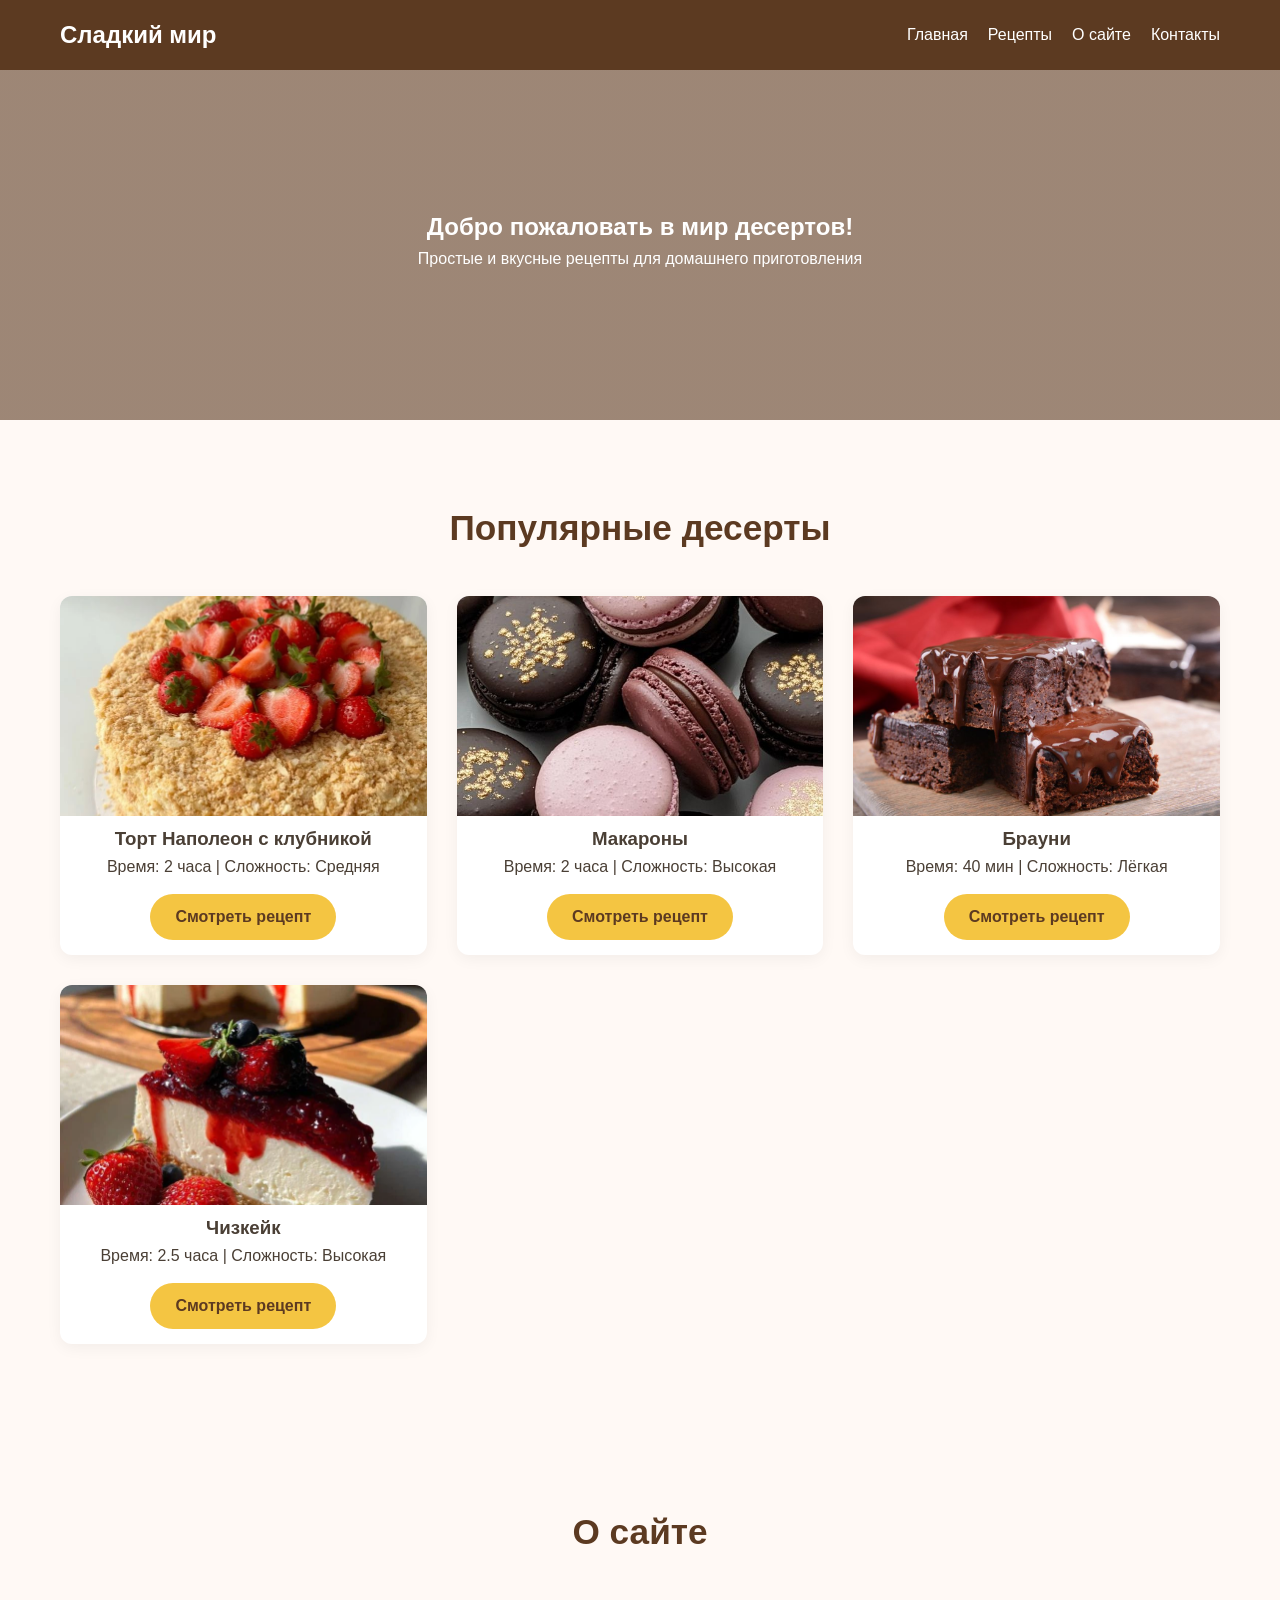
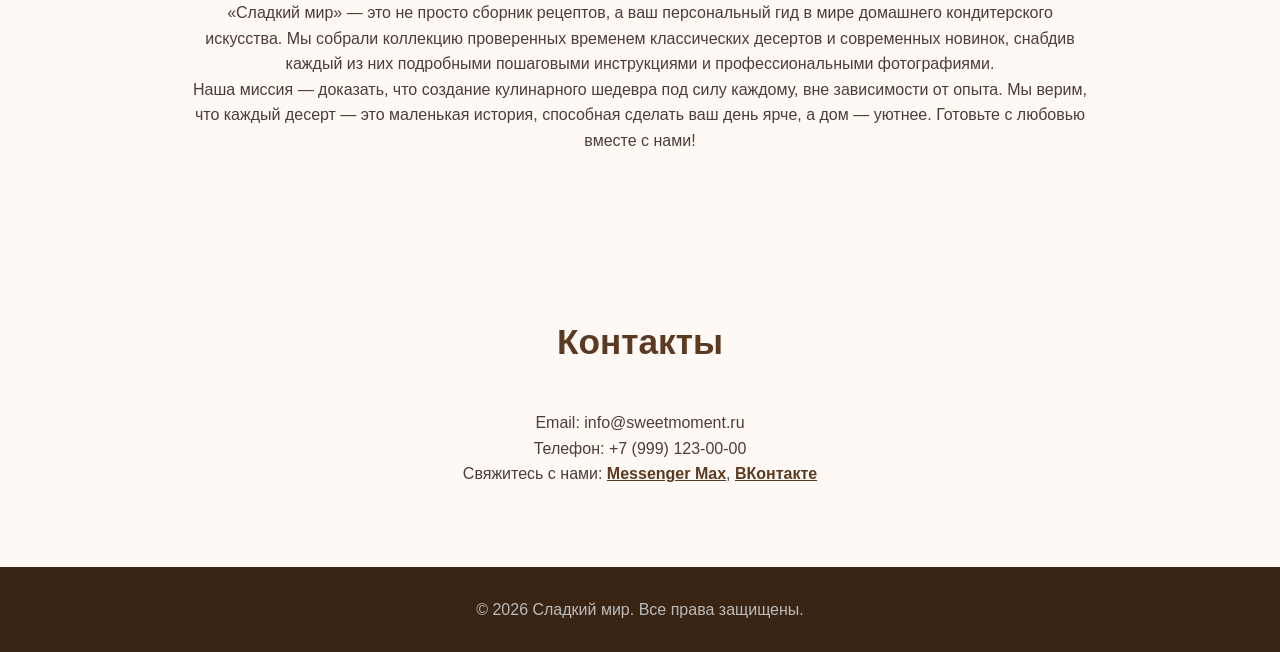
<file: index.html>
<!DOCTYPE html>
<html lang="ru">
<head>
    <meta charset="UTF-8">
    <meta name="viewport" content="width=device-width, initial-scale=1.0">
    <title>Сладкий мир — рецепты десертов</title>
    <link rel="stylesheet" href="style.css">
</head>
<body>
    <header>
        <nav>
            <div class="logo">Сладкий мир</div>
            <ul class="nav-menu">
                <li><a href="index.html#home">Главная</a></li>
                <li><a href="index.html#recipes">Рецепты</a></li>
                <li><a href="index.html#about">О сайте</a></li>
                <li><a href="index.html#contacts">Контакты</a></li>
            </ul>
        </nav>
    </header>

    <section id="home" class="hero">
        <div class="hero-content">
            <h1>Добро пожаловать в мир десертов!</h1>
            <p>Простые и вкусные рецепты для домашнего приготовления</p>
        </div>
    </section>

    <section id="recipes" class="recipes-section">
        <h2>Популярные десерты</h2>
        <div class="recipe-grid">
            <div class="recipe-card">
                <img src="napoleon.webp" alt="Торт Наполеон с клубникой">
                <h3>Торт Наполеон с клубникой</h3>
                <p>Время: 2 часа | Сложность: Средняя</p>
                <a href="napoleon.html" class="btn">Смотреть рецепт</a>
            </div>
            <div class="recipe-card">
                <img src="macarons.jpg" alt="Макароны">
                <h3>Макароны</h3>
                <p>Время: 2 часа | Сложность: Высокая</p>
                <a href="macarons.html" class="btn">Смотреть рецепт</a>
            </div>
            <div class="recipe-card">
                <img src="brownie.jpg" alt="Брауни">
                <h3>Брауни</h3>
                <p>Время: 40 мин | Сложность: Лёгкая</p>
                <a href="brownie.html" class="btn">Смотреть рецепт</a>
            </div>
            <div class="recipe-card">
                <img src="cheesecake.webp" alt="Чизкейк">
                <h3>Чизкейк</h3>
                <p>Время: 2.5 часа | Сложность: Высокая</p>
                <a href="cheesecake.html" class="btn">Смотреть рецепт</a>
            </div>
        </div>
    </section>

    <section id="about" class="about-section">
        <div class="about-content">
            <h2>О сайте</h2>
            <p>«Сладкий мир» — это не просто сборник рецептов, а ваш персональный гид в мире домашнего кондитерского искусства. Мы собрали коллекцию проверенных временем классических десертов и современных новинок, снабдив каждый из них подробными пошаговыми инструкциями и профессиональными фотографиями.</p>
            <p>Наша миссия — доказать, что создание кулинарного шедевра под силу каждому, вне зависимости от опыта. Мы верим, что каждый десерт — это маленькая история, способная сделать ваш день ярче, а дом — уютнее. Готовьте с любовью вместе с нами!</p>
        </div>
    </section>

    <section id="contacts" class="contacts-section">
        <h2>Контакты</h2>
        <p>Email: info@sweetmoment.ru</p>
        <p>Телефон: +7 (999) 123-00-00</p>
        <p>Свяжитесь с нами: 
            <a href="https://max.ru/" target="_blank" rel="noopener noreferrer">Messenger Max</a>, 
            <a href="https://vk.com" target="_blank" rel="noopener noreferrer">ВКонтакте</a>
        </p>
    </section>

    <footer>
        <p>&copy; 2026 Сладкий мир. Все права защищены.</p>
    </footer>
</body>
</html>
</file>
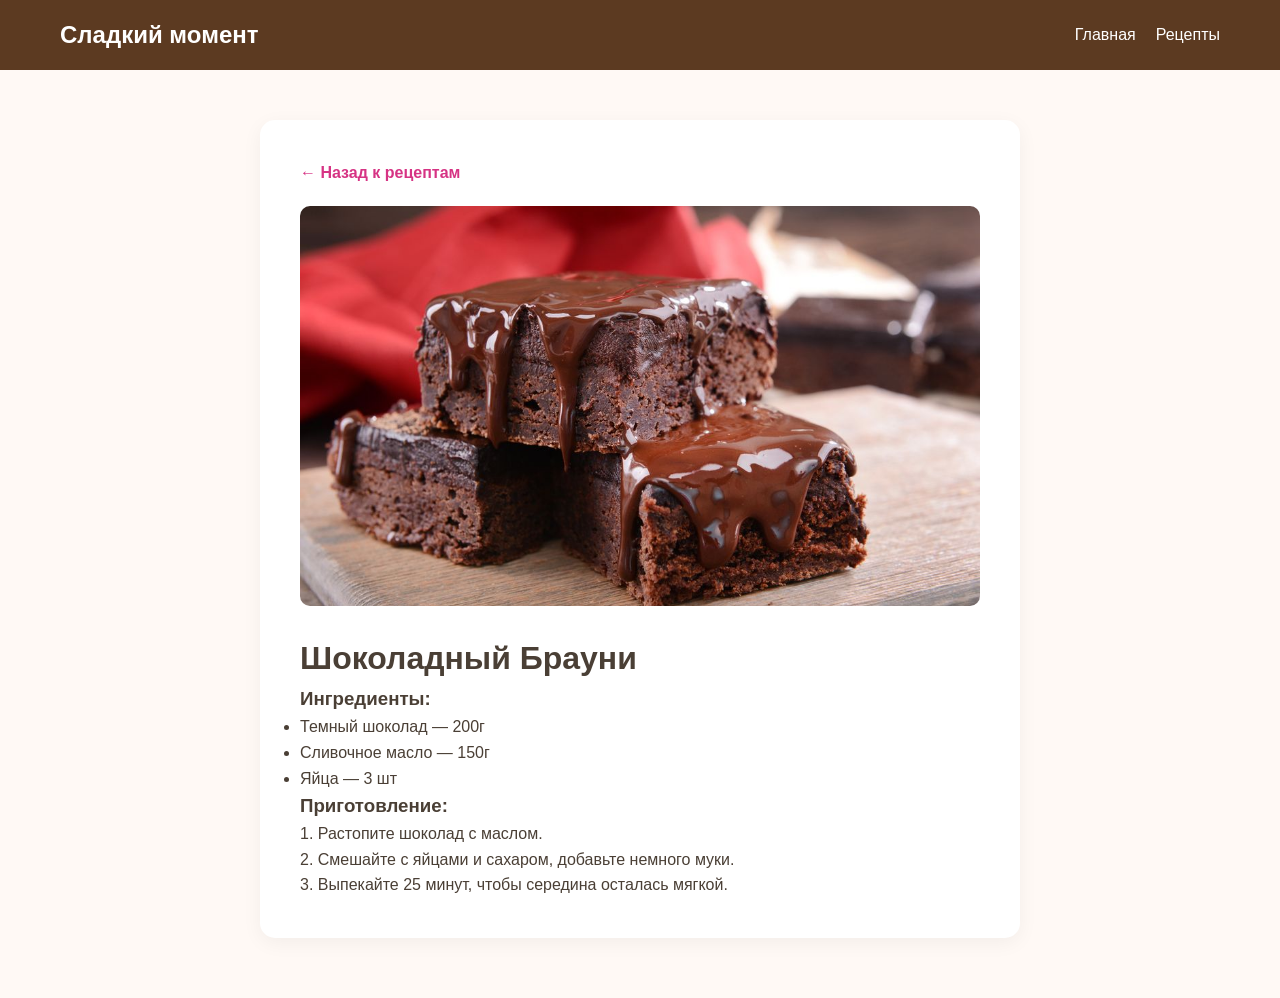
<file: brownie.html>
<!DOCTYPE html>
<html lang="ru">
<head>
    <meta charset="UTF-8">
    <meta name="viewport" content="width=device-width, initial-scale=1.0">
    <title>Шоколадный Брауни - Рецепт</title>
    <link rel="stylesheet" href="style.css">
</head>
<body>
    <header>
        <nav>
            <div class="logo">Сладкий момент</div>
            <ul class="nav-menu">
                <li><a href="index.html#home">Главная</a></li>
                <li><a href="index.html#recipes">Рецепты</a></li>
            </ul>
        </nav>
    </header>

    <div class="recipe-page">
        <div class="recipe-box">
            <a href="index.html#recipes" class="back-link">← Назад к рецептам</a>
            <img src="brownie.jpg" alt="Брауни">
            <h1 style="margin-top: 20px;">Шоколадный Брауни</h1>
            <h3>Ингредиенты:</h3>
            <ul>
                <li>Темный шоколад — 200г</li>
                <li>Сливочное масло — 150г</li>
                <li>Яйца — 3 шт</li>
            </ul>
            <h3>Приготовление:</h3>
            <p>1. Растопите шоколад с маслом.</p>
            <p>2. Смешайте с яйцами и сахаром, добавьте немного муки.</p>
            <p>3. Выпекайте 25 минут, чтобы середина осталась мягкой.</p>
        </div>
    </div>
</body>
</html>
</file>
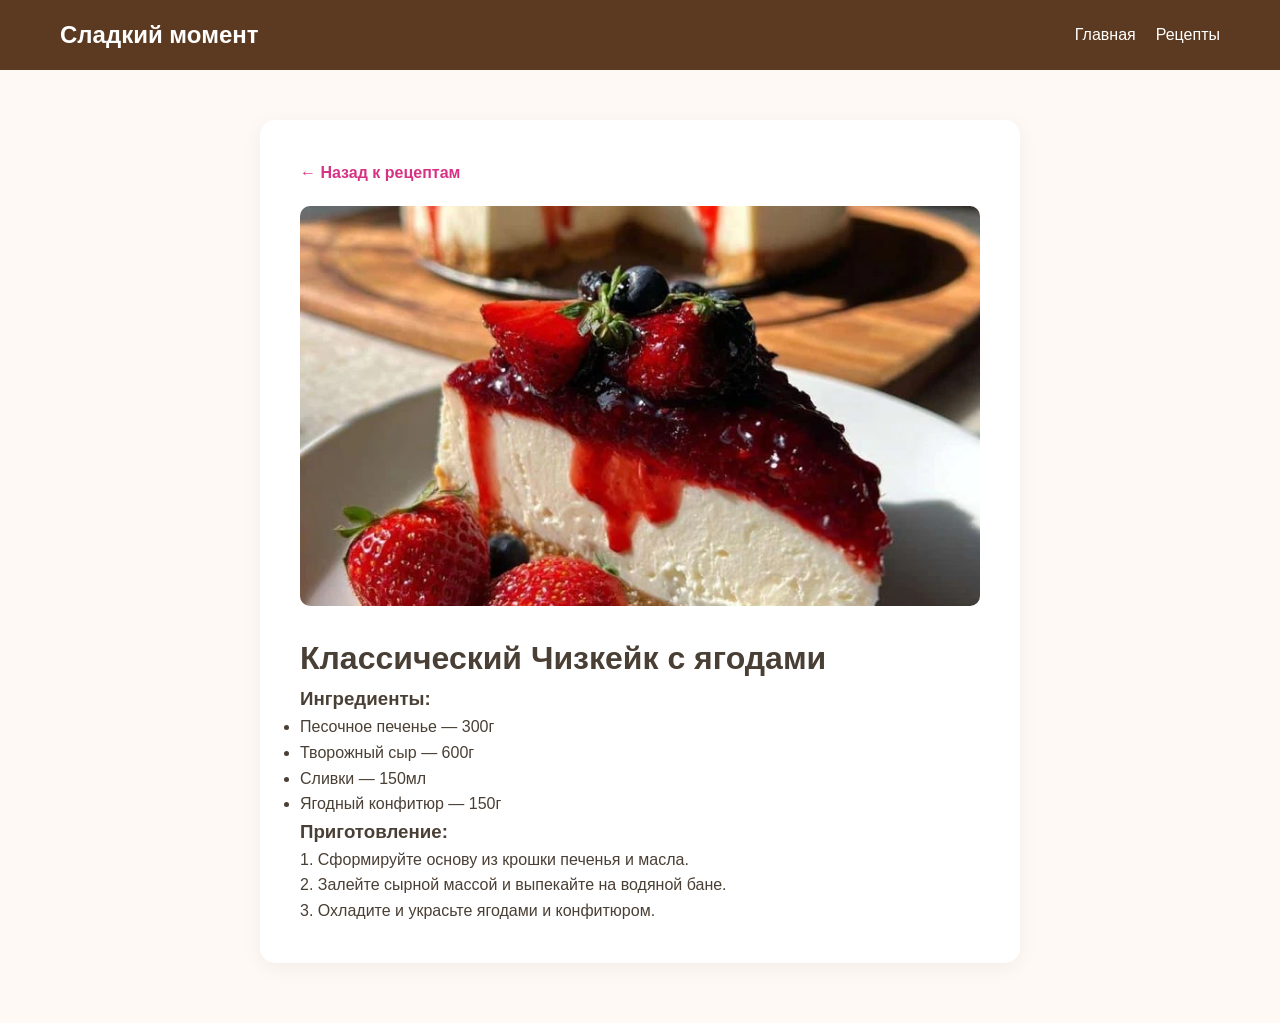
<file: cheesecake.html>
<!DOCTYPE html>
<html lang="ru">
<head>
    <meta charset="UTF-8">
    <meta name="viewport" content="width=device-width, initial-scale=1.0">
    <title>Классический Чизкейк - Рецепт</title>
    <link rel="stylesheet" href="style.css">
</head>
<body>
    <header>
        <nav>
            <div class="logo">Сладкий момент</div>
            <ul class="nav-menu">
                <li><a href="index.html#home">Главная</a></li>
                <li><a href="index.html#recipes">Рецепты</a></li>
            </ul>
        </nav>
    </header>

    <div class="recipe-page">
        <div class="recipe-box">
            <a href="index.html#recipes" class="back-link">← Назад к рецептам</a>
            <img src="cheesecake.webp" alt="Чизкейк с ягодами">
            <h1 style="margin-top: 20px;">Классический Чизкейк с ягодами</h1>
            <h3>Ингредиенты:</h3>
            <ul>
                <li>Песочное печенье — 300г</li>
                <li>Творожный сыр — 600г</li>
                <li>Сливки — 150мл</li>
                <li>Ягодный конфитюр — 150г</li>
            </ul>
            <h3>Приготовление:</h3>
            <p>1. Сформируйте основу из крошки печенья и масла.</p>
            <p>2. Залейте сырной массой и выпекайте на водяной бане.</p>
            <p>3. Охладите и украсьте ягодами и конфитюром.</p>
        </div>
    </div>
</body>
</html>
</file>
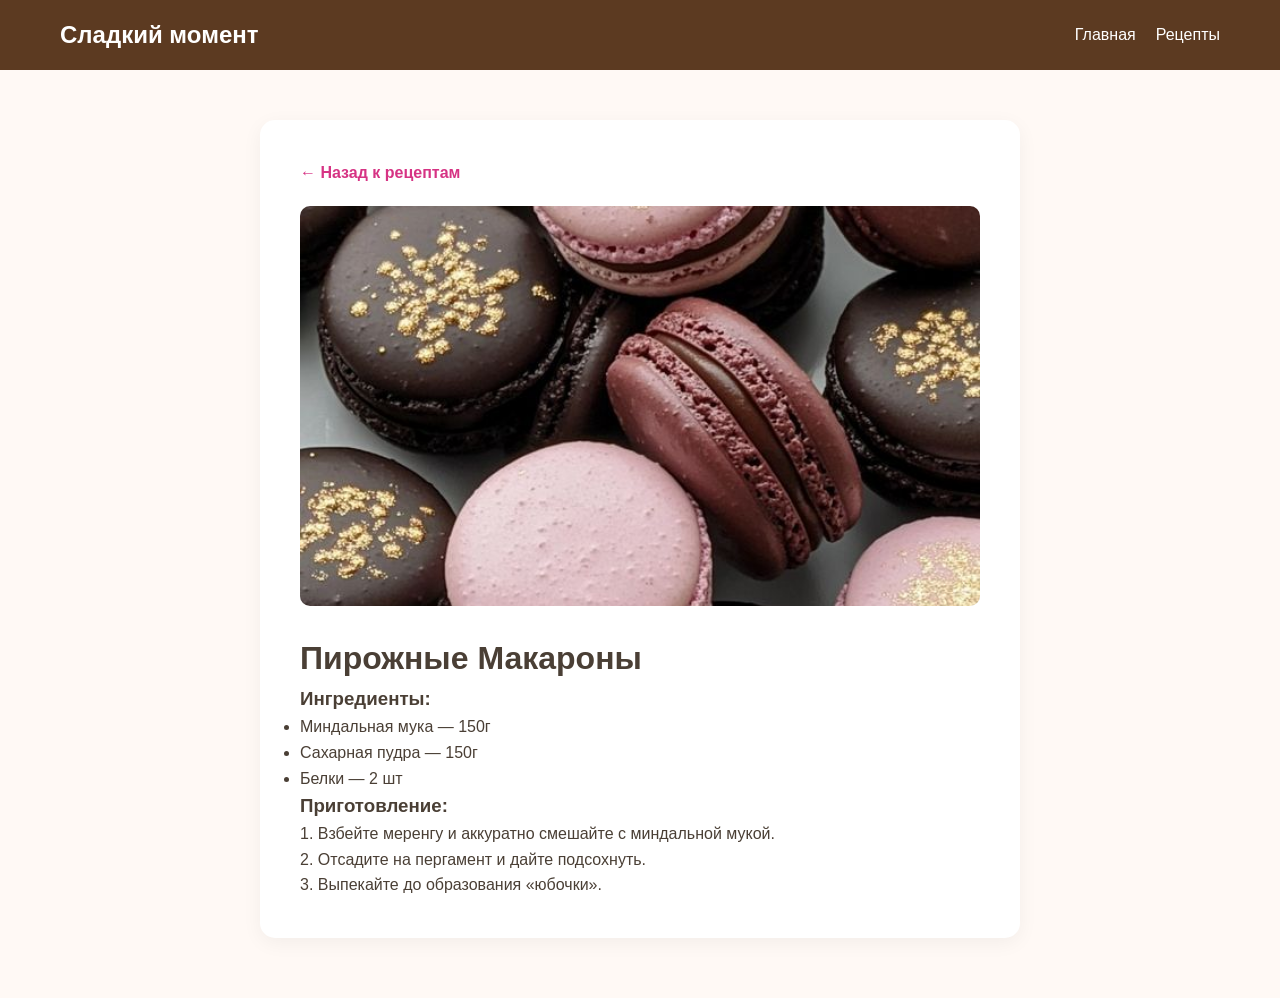
<file: macarons.html>
<!DOCTYPE html>
<html lang="ru">
<head>
    <meta charset="UTF-8">
    <meta name="viewport" content="width=device-width, initial-scale=1.0">
    <title>Пирожные Макароны - Рецепт</title>
    <link rel="stylesheet" href="style.css">
</head>
<body>
    <header>
        <nav>
            <div class="logo">Сладкий момент</div>
            <ul class="nav-menu">
                <li><a href="index.html#home">Главная</a></li>
                <li><a href="index.html#recipes">Рецепты</a></li>
            </ul>
        </nav>
    </header>

    <div class="recipe-page">
        <div class="recipe-box">
            <a href="index.html#recipes" class="back-link">← Назад к рецептам</a>
            <img src="macarons.jpg" alt="Макароны">
            <h1 style="margin-top: 20px;">Пирожные Макароны</h1>
            <h3>Ингредиенты:</h3>
            <ul>
                <li>Миндальная мука — 150г</li>
                <li>Сахарная пудра — 150г</li>
                <li>Белки — 2 шт</li>
            </ul>
            <h3>Приготовление:</h3>
            <p>1. Взбейте меренгу и аккуратно смешайте с миндальной мукой.</p>
            <p>2. Отсадите на пергамент и дайте подсохнуть.</p>
            <p>3. Выпекайте до образования «юбочки».</p>
        </div>
    </div>
</body>
</html>
</file>
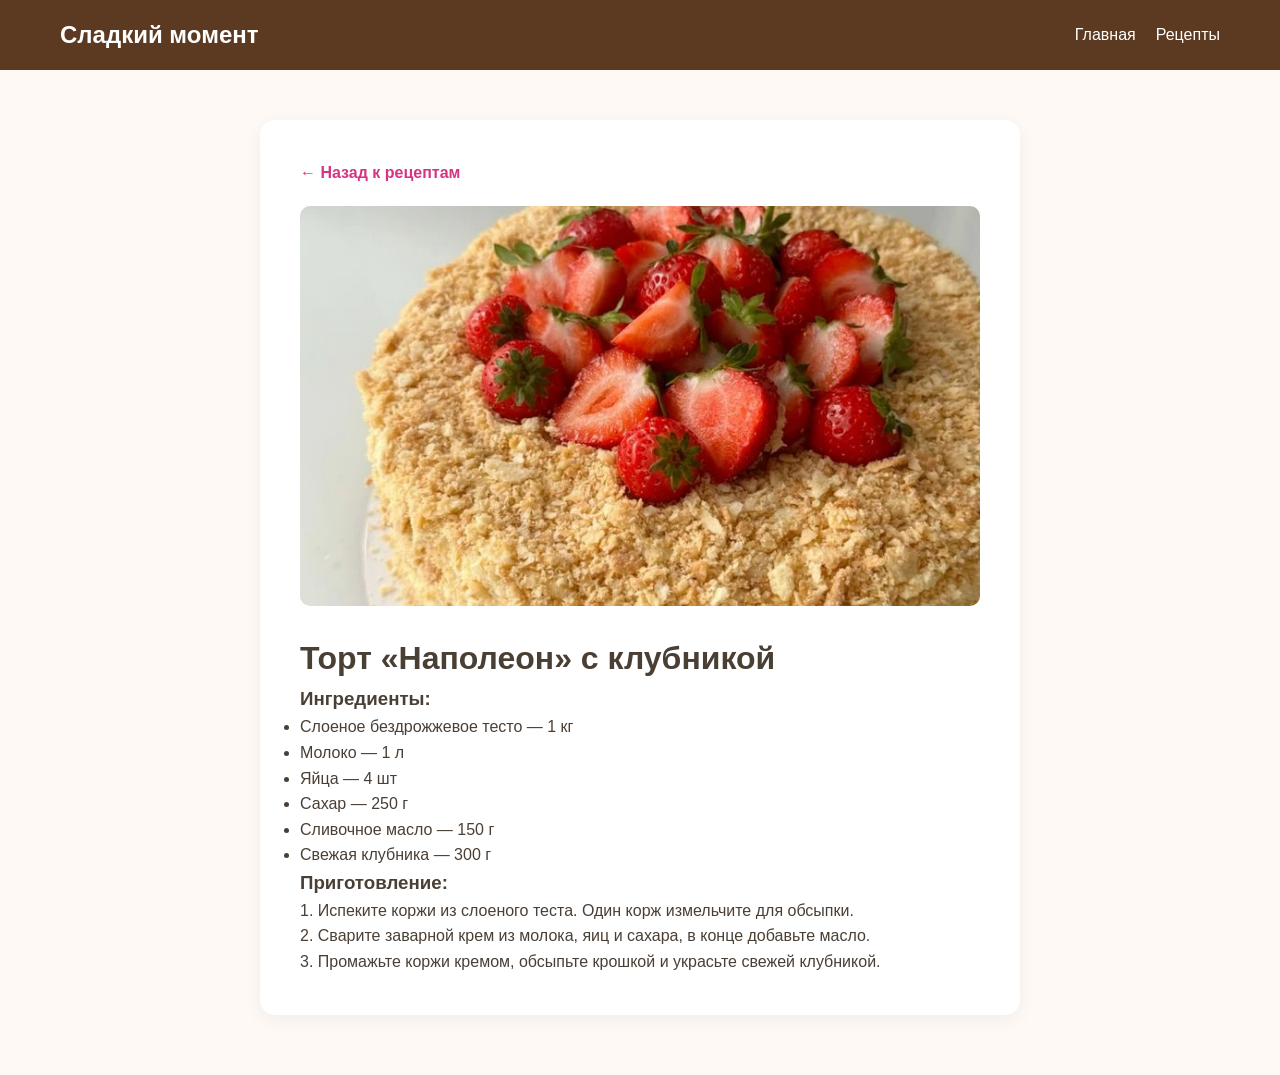
<file: napoleon.html>
<!DOCTYPE html>
<html lang="ru">
<head>
    <meta charset="UTF-8">
    <meta name="viewport" content="width=device-width, initial-scale=1.0">
    <title>Торт Наполеон с клубникой - Рецепт</title>
    <link rel="stylesheet" href="style.css">
</head>
<body>
    <header>
        <nav>
            <div class="logo">Сладкий момент</div>
            <ul class="nav-menu">
                <li><a href="index.html#home">Главная</a></li>
                <li><a href="index.html#recipes">Рецепты</a></li>
            </ul>
        </nav>
    </header>

    <div class="recipe-page">
        <div class="recipe-box">
            <a href="index.html#recipes" class="back-link">← Назад к рецептам</a>
            <img src="napoleon.webp" alt="Торт Наполеон с клубникой">
            <h1 style="margin-top: 20px;">Торт «Наполеон» с клубникой</h1>
            <h3>Ингредиенты:</h3>
            <ul>
                <li>Слоеное бездрожжевое тесто — 1 кг</li>
                <li>Молоко — 1 л</li>
                <li>Яйца — 4 шт</li>
                <li>Сахар — 250 г</li>
                <li>Сливочное масло — 150 г</li>
                <li>Свежая клубника — 300 г</li>
            </ul>
            <h3>Приготовление:</h3>
            <p>1. Испеките коржи из слоеного теста. Один корж измельчите для обсыпки.</p>
            <p>2. Сварите заварной крем из молока, яиц и сахара, в конце добавьте масло.</p>
            <p>3. Промажьте коржи кремом, обсыпьте крошкой и украсьте свежей клубникой.</p>
        </div>
    </div>
</body>
</html>
</file>
<file: style.css>
* {
    margin: 0;
    padding: 0;
    box-sizing: border-box;
}

html {
    scroll-behavior: smooth;
}

body {
    font-family: 'Segoe UI', Tahoma, Geneva, Verdana, sans-serif;
    line-height: 1.6;
    color: #4a3f35;
    background-color: #fff9f5;
}

header {
    background: #5c3a21;
    color: white;
    padding: 1rem 0;
    position: fixed;
    width: 100%;
    top: 0;
    z-index: 1000;
}

nav {
    display: flex;
    justify-content: space-between;
    align-items: center;
    max-width: 1200px;
    margin: 0 auto;
    padding: 0 20px;
}

.logo {
    font-size: 1.5rem;
    font-weight: bold;
}

.nav-menu {
    list-style: none;
    display: flex;
    gap: 20px;
}

.nav-menu a {
    color: white;
    text-decoration: none;
}

.hero {
    background: linear-gradient(rgba(92, 58, 33, 0.6), rgba(92, 58, 33, 0.6)), url('https://images.unsplash.com/photo-1486427944299-d1955d23e34d?auto=format&fit=crop&w=1920&q=80') center/cover;
    height: 40vh;
    display: flex;
    align-items: center;
    justify-content: center;
    text-align: center;
    color: white;
    margin-top: 60px;
}

.recipes-section, .about-section, .contacts-section {
    padding: 80px 20px;
    max-width: 1200px;
    margin: 0 auto;
}

/* Центрирование текстовых блоков */
.about-section, .contacts-section {
    text-align: center;
}

.about-content {
    max-width: 900px;
    margin: 0 auto;
}

h2 {
    text-align: center;
    margin-bottom: 40px;
    color: #5c3a21;
    font-size: 2.2rem;
}

.recipe-grid {
    display: grid;
    grid-template-columns: repeat(auto-fit, minmax(280px, 1fr));
    gap: 30px;
}

.recipe-card {
    background: white;
    border-radius: 12px;
    overflow: hidden;
    box-shadow: 0 4px 15px rgba(0, 0, 0, 0.05);
    text-align: center;
}

.recipe-card img {
    width: 100%;
    height: 220px;
    object-fit: cover;
}

.btn {
    display: inline-block;
    background: #f4c542;
    color: #5c3a21;
    padding: 10px 25px;
    text-decoration: none;
    border-radius: 25px;
    margin: 15px 0;
    font-weight: bold;
}

.recipe-page {
    padding: 120px 20px 60px;
    max-width: 800px;
    margin: 0 auto;
}

.recipe-box {
    background: white;
    padding: 40px;
    border-radius: 15px;
    box-shadow: 0 5px 20px rgba(0,0,0,0.05);
}

.recipe-box img {
    width: 100%;
    height: 400px;
    object-fit: cover;
    border-radius: 10px;
}

.back-link {
    display: inline-block;
    margin-bottom: 20px;
    color: #d63384;
    text-decoration: none;
    font-weight: bold;
}

footer {
    background: #3a2515;
    color: #bbb;
    text-align: center;
    padding: 30px;
}

.contacts-section a {
    color: #5c3a21;
    font-weight: bold;
}

@media (max-width: 600px) {
    header {
        position: static;
        flex-direction: column;
        text-align: center;
        padding: 10px;
    }
    nav {
        flex-direction: column;
        gap: 10px;
    }
    .nav-menu {
        flex-wrap: wrap;
        justify-content: center;
        gap: 15px;
        padding: 0;
    }
}
</file>
